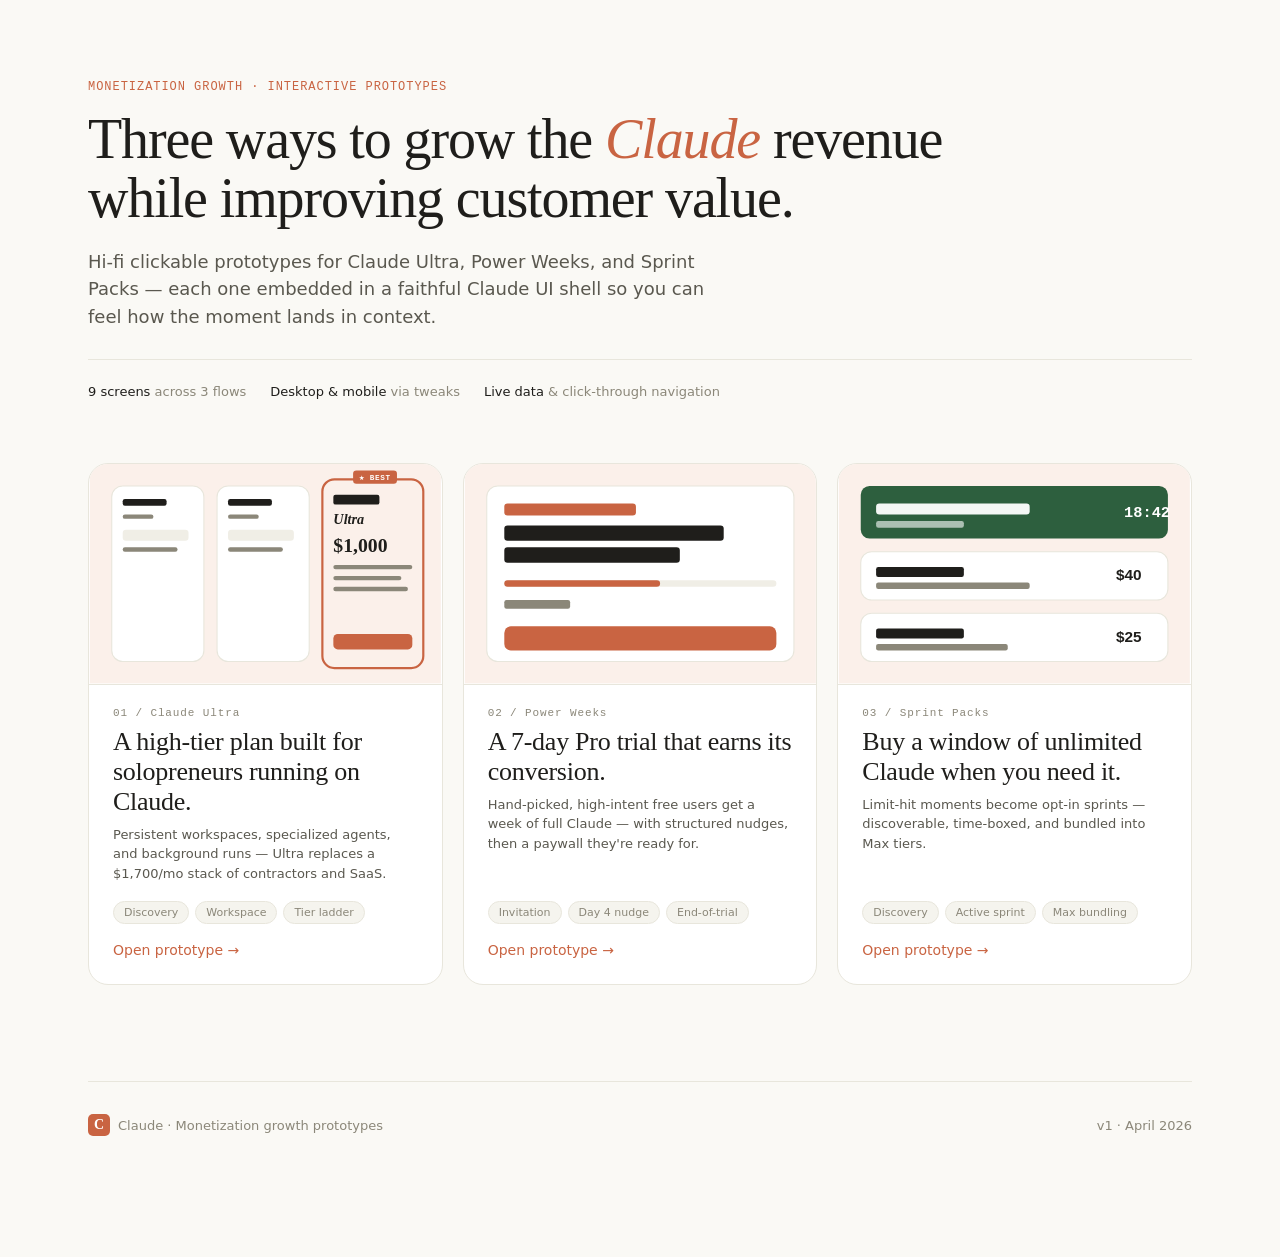
<file: index.html>
<!DOCTYPE html>
<html lang="en">
<head>
<meta charset="UTF-8">
<meta name="viewport" content="width=device-width, initial-scale=1">
<title>Claude Monetization Prototypes — Index</title>
<link rel="stylesheet" href="shared/tokens.css">
<style>
  body { background: var(--bg-canvas); }
  .page {
    max-width: 1200px;
    margin: 0 auto;
    padding: 80px 48px 120px;
  }
  .hero {
    margin-bottom: 64px;
  }
  .eyebrow {
    font-family: var(--font-mono);
    font-size: 12px;
    letter-spacing: 0.08em;
    text-transform: uppercase;
    color: var(--claude-coral);
    margin-bottom: 16px;
  }
  h1 {
    font-family: var(--font-serif);
    font-size: 56px;
    font-weight: 400;
    letter-spacing: -0.02em;
    line-height: 1.05;
    margin: 0 0 20px;
    text-wrap: balance;
  }
  h1 em {
    font-style: italic;
    color: var(--claude-coral);
  }
  .lede {
    font-size: 18px;
    line-height: 1.55;
    color: var(--text-secondary);
    max-width: 640px;
  }
  .meta {
    display: flex;
    gap: 24px;
    margin-top: 28px;
    padding-top: 24px;
    border-top: 1px solid var(--border-soft);
    font-size: 13px;
    color: var(--text-tertiary);
  }
  .meta b { color: var(--text-primary); font-weight: 500; }

  .protos {
    display: grid;
    grid-template-columns: repeat(3, 1fr);
    gap: 20px;
  }
  @media (max-width: 980px) { .protos { grid-template-columns: 1fr; } }

  @media (max-width: 640px) {
    .page { padding: 40px 20px 64px; }
    .hero { margin-bottom: 36px; }
    h1 { font-size: 36px; }
    .lede { font-size: 16px; }
    .meta {
      flex-wrap: wrap;
      gap: 12px 20px;
      margin-top: 20px;
      padding-top: 18px;
    }
    .footer {
      margin-top: 56px;
      padding-top: 20px;
      flex-direction: column;
      align-items: flex-start;
      gap: 6px;
    }
    .proto-body { padding: 18px 18px 22px; }
    .proto-title { font-size: 22px; }
  }

  .proto-card {
    background: var(--bg-card);
    border: 1px solid var(--border-soft);
    border-radius: var(--r-xl);
    padding: 0;
    overflow: hidden;
    text-decoration: none;
    color: inherit;
    display: flex; flex-direction: column;
    transition: transform var(--dur) var(--ease), box-shadow var(--dur) var(--ease), border-color var(--dur);
  }
  .proto-card:hover {
    transform: translateY(-3px);
    box-shadow: var(--shadow-lg);
    border-color: var(--border-medium);
  }
  .proto-thumb {
    aspect-ratio: 16/10;
    position: relative;
    overflow: hidden;
    border-bottom: 1px solid var(--border-soft);
  }
  .proto-thumb svg { width: 100%; height: 100%; display: block; }

  .proto-body { padding: 22px 24px 26px; flex: 1; display: flex; flex-direction: column; }
  .proto-num {
    font-family: var(--font-mono);
    font-size: 11px;
    letter-spacing: 0.08em;
    color: var(--text-tertiary);
    margin-bottom: 8px;
  }
  .proto-title {
    font-family: var(--font-serif);
    font-size: 26px;
    font-weight: 400;
    letter-spacing: -0.01em;
    margin: 0 0 8px;
  }
  .proto-tag {
    font-size: 13px;
    color: var(--text-secondary);
    margin: 0 0 18px;
    line-height: 1.5;
    flex: 1;
  }
  .proto-flow {
    display: flex;
    gap: 6px;
    margin-bottom: 18px;
    font-size: 11px;
    color: var(--text-tertiary);
  }
  .proto-flow span {
    padding: 4px 10px;
    background: var(--bg-app);
    border-radius: var(--r-pill);
    border: 1px solid var(--border-soft);
  }
  .proto-cta {
    display: inline-flex; align-items: center; gap: 6px;
    color: var(--claude-coral);
    font-size: 14px; font-weight: 500;
  }
  .proto-card:hover .proto-cta { gap: 10px; }

  .footer {
    margin-top: 96px;
    padding-top: 32px;
    border-top: 1px solid var(--border-soft);
    font-size: 13px;
    color: var(--text-tertiary);
    display: flex; justify-content: space-between; align-items: center;
  }
  .footer-c { display: flex; align-items: center; gap: 8px; }
</style>
</head>
<body>
  <div class="page">
    <div class="hero">
      <div class="eyebrow">Monetization growth · Interactive prototypes</div>
      <h1>Three ways to grow the <em>Claude</em> revenue while improving customer value.</h1>
      <p class="lede">
        Hi-fi clickable prototypes for Claude Ultra, Power Weeks, and Sprint Packs — each one
        embedded in a faithful Claude UI shell so you can feel how the moment lands in context.
      </p>
      <div class="meta">
        <div><b>9 screens</b> across 3 flows</div>
        <div><b>Desktop & mobile</b> via tweaks</div>
        <div><b>Live data</b> &amp; click-through navigation</div>
      </div>
    </div>

    <div class="protos">
      <a class="proto-card" href="claude-ultra/index.html">
        <div class="proto-thumb">
          <svg viewBox="0 0 320 200" xmlns="http://www.w3.org/2000/svg">
            <rect width="320" height="200" fill="#FBF0EA"/>
            <rect x="20" y="20" width="84" height="160" rx="10" fill="#fff" stroke="#E8E6DC"/>
            <rect x="30" y="32" width="40" height="6" rx="2" fill="#1F1E1B"/>
            <rect x="30" y="46" width="28" height="4" rx="2" fill="#8B8779"/>
            <rect x="30" y="60" width="60" height="10" rx="3" fill="#F0EEE6"/>
            <rect x="30" y="76" width="50" height="4" rx="2" fill="#8B8779"/>
            <rect x="116" y="20" width="84" height="160" rx="10" fill="#fff" stroke="#E8E6DC"/>
            <rect x="126" y="32" width="40" height="6" rx="2" fill="#1F1E1B"/>
            <rect x="126" y="46" width="28" height="4" rx="2" fill="#8B8779"/>
            <rect x="126" y="60" width="60" height="10" rx="3" fill="#F0EEE6"/>
            <rect x="126" y="76" width="50" height="4" rx="2" fill="#8B8779"/>
            <rect x="212" y="14" width="92" height="172" rx="11" fill="#FBF0EA" stroke="#C96442" stroke-width="2"/>
            <rect x="240" y="6" width="40" height="12" rx="3" fill="#C96442"/>
            <text x="260" y="15" fill="#fff" font-family="monospace" font-size="7" font-weight="700" text-anchor="middle" letter-spacing="0.6">★ BEST</text>
            <rect x="222" y="28" width="42" height="9" rx="2" fill="#1F1E1B"/>
            <text x="222" y="55" fill="#1F1E1B" font-family="serif" font-size="13" font-weight="600" font-style="italic">Ultra</text>
            <text x="222" y="80" fill="#1F1E1B" font-family="serif" font-size="18" font-weight="700">$1,000</text>
            <rect x="222" y="92" width="72" height="4" rx="2" fill="#8B8779"/>
            <rect x="222" y="102" width="62" height="4" rx="2" fill="#8B8779"/>
            <rect x="222" y="112" width="68" height="4" rx="2" fill="#8B8779"/>
            <rect x="222" y="155" width="72" height="14" rx="4" fill="#C96442"/>
          </svg>
        </div>
        <div class="proto-body">
          <div class="proto-num">01 / Claude Ultra</div>
          <div class="proto-title">A high-tier plan built for solopreneurs running on Claude.</div>
          <div class="proto-tag">Persistent workspaces, specialized agents, and background runs — Ultra replaces a $1,700/mo stack of contractors and SaaS.</div>
          <div class="proto-flow">
            <span>Discovery</span>
            <span>Workspace</span>
            <span>Tier ladder</span>
          </div>
          <div class="proto-cta">Open prototype →</div>
        </div>
      </a>

      <a class="proto-card" href="power-weeks/index.html">
        <div class="proto-thumb">
          <svg viewBox="0 0 320 200" xmlns="http://www.w3.org/2000/svg">
            <rect width="320" height="200" fill="#FBF0EA"/>
            <rect x="20" y="20" width="280" height="160" rx="10" fill="#fff" stroke="#E8E6DC"/>
            <rect x="36" y="36" width="120" height="11" rx="3" fill="#C96442"/>
            <rect x="36" y="56" width="200" height="14" rx="3" fill="#1F1E1B"/>
            <rect x="36" y="76" width="160" height="14" rx="3" fill="#1F1E1B"/>
            <rect x="36" y="106" width="248" height="6" rx="3" fill="#F0EEE6"/>
            <rect x="36" y="106" width="142" height="6" rx="3" fill="#C96442"/>
            <rect x="36" y="124" width="60" height="8" rx="2" fill="#8B8779"/>
            <rect x="36" y="148" width="248" height="22" rx="6" fill="#C96442"/>
          </svg>
        </div>
        <div class="proto-body">
          <div class="proto-num">02 / Power Weeks</div>
          <div class="proto-title">A 7-day Pro trial that earns its conversion.</div>
          <div class="proto-tag">Hand-picked, high-intent free users get a week of full Claude — with structured nudges, then a paywall they're ready for.</div>
          <div class="proto-flow">
            <span>Invitation</span>
            <span>Day 4 nudge</span>
            <span>End-of-trial</span>
          </div>
          <div class="proto-cta">Open prototype →</div>
        </div>
      </a>

      <a class="proto-card" href="sprint-packs/index.html">
        <div class="proto-thumb">
          <svg viewBox="0 0 320 200" xmlns="http://www.w3.org/2000/svg">
            <rect width="320" height="200" fill="#FBF0EA"/>
            <rect x="20" y="20" width="280" height="48" rx="8" fill="#2D5F3E"/>
            <rect x="34" y="36" width="140" height="10" rx="3" fill="#fff" opacity="0.95"/>
            <rect x="34" y="52" width="80" height="6" rx="2" fill="#fff" opacity="0.6"/>
            <text x="260" y="48" font-family="monospace" font-size="14" fill="#fff" font-weight="700">18:42</text>
            <rect x="20" y="80" width="280" height="44" rx="10" fill="#fff" stroke="#E8E6DC"/>
            <rect x="34" y="94" width="80" height="9" rx="2" fill="#1F1E1B"/>
            <rect x="34" y="108" width="140" height="6" rx="2" fill="#8B8779"/>
            <text x="276" y="106" font-family="sans-serif" font-size="14" fill="#1F1E1B" font-weight="600" text-anchor="end">$40</text>
            <rect x="20" y="136" width="280" height="44" rx="10" fill="#fff" stroke="#E8E6DC"/>
            <rect x="34" y="150" width="80" height="9" rx="2" fill="#1F1E1B"/>
            <rect x="34" y="164" width="120" height="6" rx="2" fill="#8B8779"/>
            <text x="276" y="162" font-family="sans-serif" font-size="14" fill="#1F1E1B" font-weight="600" text-anchor="end">$25</text>
          </svg>
        </div>
        <div class="proto-body">
          <div class="proto-num">03 / Sprint Packs</div>
          <div class="proto-title">Buy a window of unlimited Claude when you need it.</div>
          <div class="proto-tag">Limit-hit moments become opt-in sprints — discoverable, time-boxed, and bundled into Max tiers.</div>
          <div class="proto-flow">
            <span>Discovery</span>
            <span>Active sprint</span>
            <span>Max bundling</span>
          </div>
          <div class="proto-cta">Open prototype →</div>
        </div>
      </a>
    </div>

    <div class="footer">
      <div class="footer-c">
        <span class="claude-c">C</span>
        <span>Claude · Monetization growth prototypes</span>
      </div>
      <div>v1 · April 2026</div>
    </div>
  </div>
</body>
</html>
</file>
<file: shared/tokens.css>
/* Claude Design tokens — grounded in claude.ai's actual visual language */
:root {
  /* Brand */
  --claude-coral: #C96442;        /* primary action */
  --claude-coral-hover: #B8543A;
  --claude-coral-soft: #F4E5DD;   /* peachy backgrounds */
  --claude-coral-tint: #FBF0EA;
  --claude-coral-deep: #8C3F26;

  /* Surfaces (warm neutrals) */
  --bg-app: #F5F4EE;              /* claude.ai cream/parchment */
  --bg-canvas: #FAF9F5;
  --bg-card: #FFFFFF;
  --bg-sidebar: #F0EEE6;
  --bg-chat-user: #F0EEE6;
  --bg-elevated: #FFFFFF;

  /* Borders */
  --border-soft: #E8E6DC;
  --border-medium: #D9D7CC;
  --border-strong: #B8B5A8;

  /* Text */
  --text-primary: #1F1E1B;
  --text-secondary: #5A584F;
  --text-tertiary: #8B8779;
  --text-muted: #A8A496;
  --text-inverse: #FAF9F5;

  /* Semantic */
  --success: #2D7A4E;
  --success-soft: #E3F0E6;
  --warning: #B8721C;
  --warning-soft: #FAEEDB;
  --info: #2C5C8A;
  --info-soft: #E2EAF2;
  --danger: #B0392E;

  /* Typography — system stack tuned to feel like Claude */
  --font-sans: "Söhne", "Inter", ui-sans-serif, system-ui, -apple-system, "Segoe UI", Roboto, sans-serif;
  --font-serif: "Tiempos Text", "Source Serif Pro", "Iowan Old Style", "Apple Garamond", Georgia, serif;
  --font-mono: "JetBrains Mono", "SF Mono", ui-monospace, Menlo, Consolas, monospace;

  /* Radii — Claude uses generously rounded corners */
  --r-sm: 6px;
  --r-md: 10px;
  --r-lg: 14px;
  --r-xl: 20px;
  --r-2xl: 28px;
  --r-pill: 999px;

  /* Shadows */
  --shadow-sm: 0 1px 2px rgba(31, 30, 27, 0.04);
  --shadow-md: 0 2px 8px rgba(31, 30, 27, 0.06), 0 1px 2px rgba(31, 30, 27, 0.04);
  --shadow-lg: 0 8px 24px rgba(31, 30, 27, 0.08), 0 2px 6px rgba(31, 30, 27, 0.04);
  --shadow-coral: 0 4px 14px rgba(201, 100, 66, 0.18), 0 1px 3px rgba(201, 100, 66, 0.12);

  /* Motion */
  --ease: cubic-bezier(0.32, 0.72, 0, 1);
  --ease-out: cubic-bezier(0.16, 1, 0.3, 1);
  --dur-fast: 140ms;
  --dur: 220ms;
  --dur-slow: 380ms;
}

* { box-sizing: border-box; }
html, body { margin: 0; padding: 0; }
body {
  font-family: var(--font-sans);
  color: var(--text-primary);
  background: var(--bg-app);
  -webkit-font-smoothing: antialiased;
  -moz-osx-font-smoothing: grayscale;
  text-rendering: optimizeLegibility;
  font-feature-settings: "ss01", "cv11";
}

/* Common utility primitives */
.mono { font-family: var(--font-mono); font-feature-settings: normal; }
.serif { font-family: var(--font-serif); }

button { font-family: inherit; }

/* Claude C logo treatment */
.claude-c {
  display: inline-flex;
  align-items: center;
  justify-content: center;
  width: 22px; height: 22px;
  border-radius: 5px;
  background: var(--claude-coral);
  color: white;
  font-family: var(--font-serif);
  font-weight: 600;
  font-size: 14px;
  letter-spacing: -0.02em;
  line-height: 1;
}
.claude-c.lg { width: 28px; height: 28px; font-size: 17px; border-radius: 6px; }
.claude-c.xl { width: 36px; height: 36px; font-size: 22px; border-radius: 8px; }

/* Pill badges */
.pill {
  display: inline-flex;
  align-items: center;
  gap: 6px;
  padding: 3px 10px;
  border-radius: var(--r-pill);
  font-size: 11px;
  font-weight: 500;
  letter-spacing: 0.04em;
  text-transform: uppercase;
  border: 1px solid transparent;
}
.pill.coral { background: var(--claude-coral-soft); color: var(--claude-coral-deep); }
.pill.pro   { background: #1F1E1B; color: #FAF9F5; }
.pill.free  { background: var(--border-soft); color: var(--text-secondary); }
.pill.success { background: var(--success-soft); color: var(--success); }
.pill.warning { background: var(--warning-soft); color: var(--warning); }
.pill.info  { background: var(--info-soft); color: var(--info); }
.pill.dark  { background: #1F1E1B; color: #FAF9F5; }

/* Buttons */
.btn {
  display: inline-flex;
  align-items: center;
  justify-content: center;
  gap: 8px;
  padding: 10px 18px;
  border: 1px solid transparent;
  border-radius: var(--r-md);
  font-size: 14px;
  font-weight: 500;
  cursor: pointer;
  transition: background var(--dur) var(--ease), transform var(--dur-fast) var(--ease), box-shadow var(--dur) var(--ease);
  font-family: inherit;
  color: inherit;
  background: transparent;
}
.btn:active { transform: translateY(1px); }
.btn-primary {
  background: var(--claude-coral);
  color: white;
  box-shadow: var(--shadow-coral);
  position: relative;
  overflow: hidden;
}
.btn-primary::after {
  content: "";
  position: absolute;
  top: 0; left: -120%;
  width: 60%; height: 100%;
  background: linear-gradient(105deg, transparent 0%, rgba(255,255,255,0) 30%, rgba(255,255,255,0.28) 50%, rgba(255,255,255,0) 70%, transparent 100%);
  pointer-events: none;
  animation: btn-shimmer 4.5s ease-in-out infinite;
}
@keyframes btn-shimmer {
  0%, 60% { left: -120%; }
  85%, 100% { left: 220%; }
}
.btn-primary:hover {
  background: var(--claude-coral-hover);
  transform: translateY(-1px);
  box-shadow: 0 6px 18px rgba(201, 100, 66, 0.28), 0 2px 4px rgba(201, 100, 66, 0.16);
}
.btn-primary:hover::after { animation-duration: 1.6s; }
.btn-secondary {
  background: var(--bg-card);
  border-color: var(--border-medium);
  color: var(--text-primary);
}
.btn-secondary:hover { border-color: var(--border-strong); background: #FFFFFF; }
.btn-ghost { color: var(--text-secondary); }
.btn-ghost:hover { background: var(--bg-sidebar); }
.btn-lg { padding: 14px 22px; font-size: 15px; border-radius: var(--r-lg); }
.btn-block { width: 100%; }

/* Focus rings */
button:focus-visible, a:focus-visible, input:focus-visible {
  outline: 2px solid var(--claude-coral);
  outline-offset: 2px;
}

/* Subtle scroll containers */
.scroll-y { overflow-y: auto; scrollbar-width: thin; scrollbar-color: var(--border-medium) transparent; }
.scroll-y::-webkit-scrollbar { width: 8px; }
.scroll-y::-webkit-scrollbar-thumb { background: var(--border-medium); border-radius: 8px; }

/* Fade-in helper */
@keyframes fadeUp {
  from { opacity: 0; transform: translateY(6px); }
  to { opacity: 1; transform: none; }
}
.fade-up { animation: fadeUp 320ms var(--ease-out) both; }

/* Subtle ticking pulse */
@keyframes pulseDot {
  0%, 100% { opacity: 1; }
  50% { opacity: 0.35; }
}
.pulse-dot { animation: pulseDot 1.6s ease-in-out infinite; }

/* Live counter highlight */
@keyframes flashGreen {
  0% { background: transparent; }
  20% { background: rgba(45, 122, 78, 0.12); }
  100% { background: transparent; }
}
.flash { animation: flashGreen 1.2s ease-out; }
</file>
